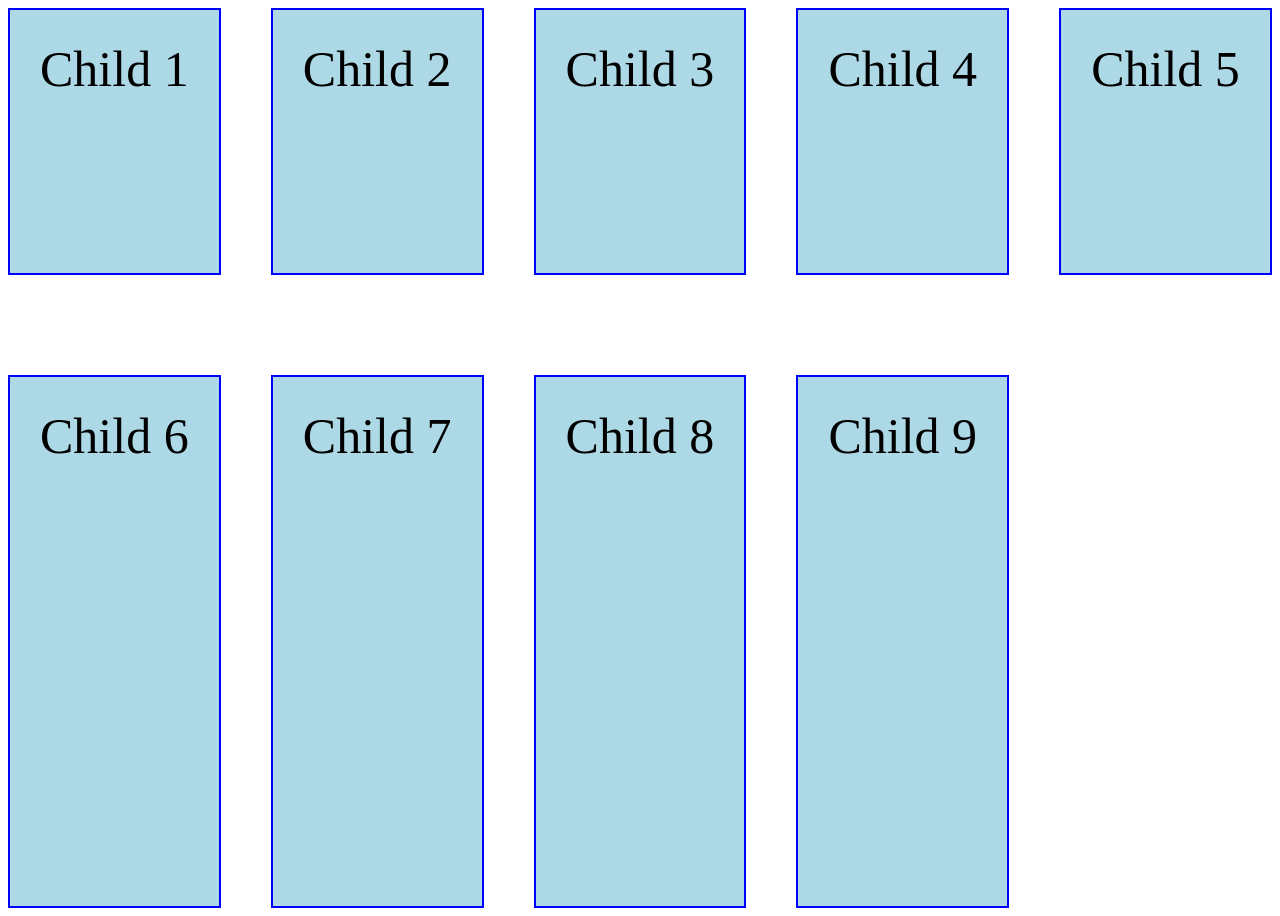
<file: cssgrid.html>
<!DOCTYPE html>
<html lang="en">
<head>
    <meta charset="UTF-8">
    <meta name="viewport" content="width=device-width, initial-scale=1.0">
    <title>Flex Box</title>
    <style>
        .child{
            background-color: lightblue;
            border: 2px solid blue;
            padding: 30px;
            font-size: 50px;
        }
        .parent{
            display:grid;
            /* grid-template-columns: 200px 300px 500px; */
            /* grid-template-columns: 1fr 2fr 1fr; */
            grid-template-columns: repeat(5,1fr);
            grid-template-rows: 1fr 2fr;

            /* gap: 50px; */
            row-gap:100px;
            column-gap: 50px;
            
            height: 100vh;
        }
    </style>
</head>
<body>
    <div class="parent">
        <div class="child">Child 1</div>
        <div class="child">Child 2</div>
        <div class="child">Child 3</div>
        <div class="child">Child 4</div>
        <div class="child">Child 5</div>
        <div class="child">Child 6</div>
        <div class="child">Child 7</div>
        <div class="child">Child 8</div>
        <div class="child">Child 9</div>
    </div>
    <div id="parent"></div>
</body>
</html>
</file>
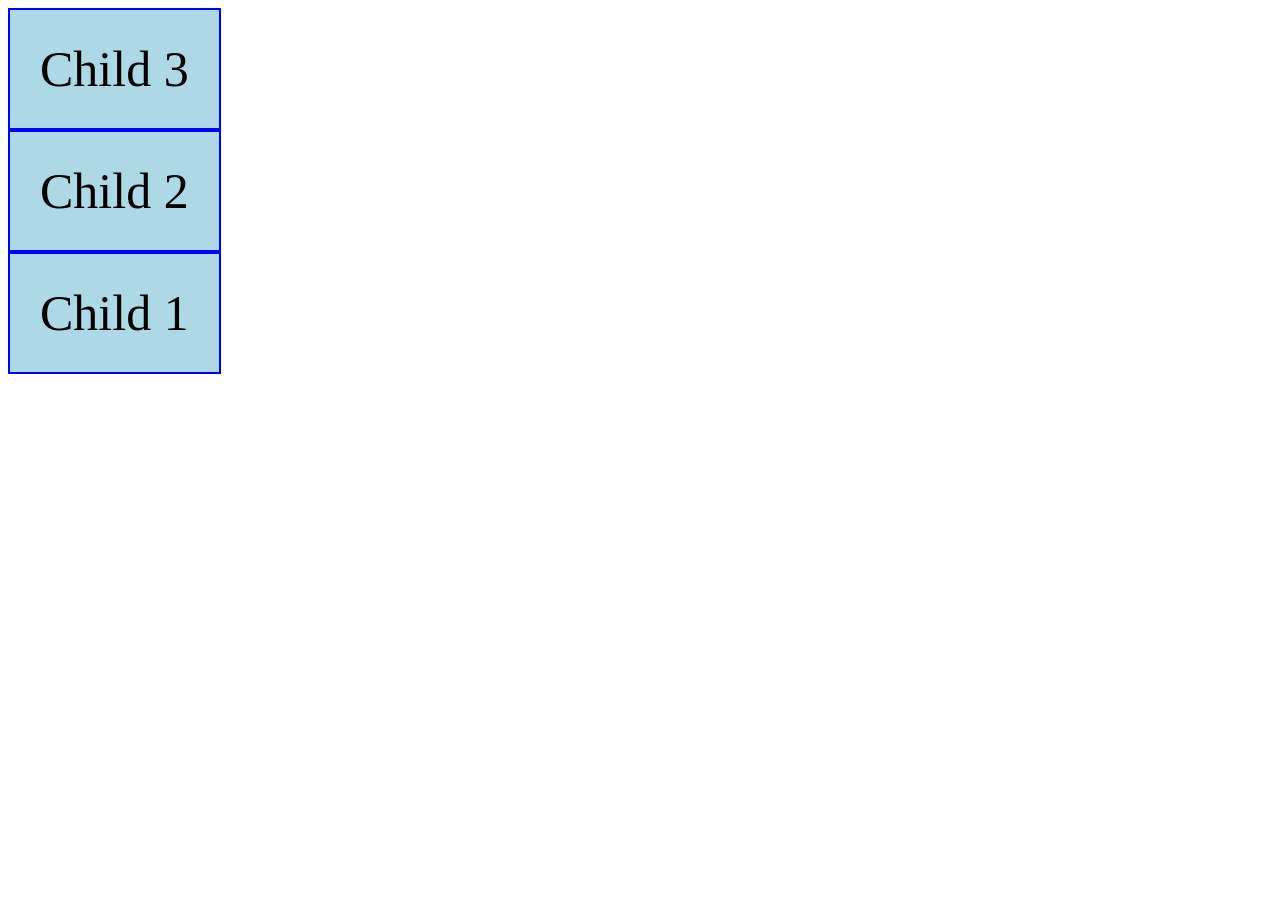
<file: flexbox.html>
<!DOCTYPE html>
<html lang="en">
<head>
    <meta charset="UTF-8">
    <meta name="viewport" content="width=device-width, initial-scale=1.0">
    <title>Flex Box</title>
    <style>
        .child{
            background-color: lightblue;
            border: 2px solid blue;
            padding: 30px;
            font-size: 50px;
        }
        .parent{
            display: flex;
            flex-direction:column-reverse;
            justify-content: flex-end;
            /* justify-content: space-between; */

            align-items: flex-start; /*vertical*/
            height:100vh;
        }
    </style>
</head>
<body>
    <div class="parent">
        <div class="child">Child 1</div>
        <div class="child">Child 2</div>
        <div class="child">Child 3</div>
    </div>
    <div id="parent"></div>
</body>
</html>
</file>
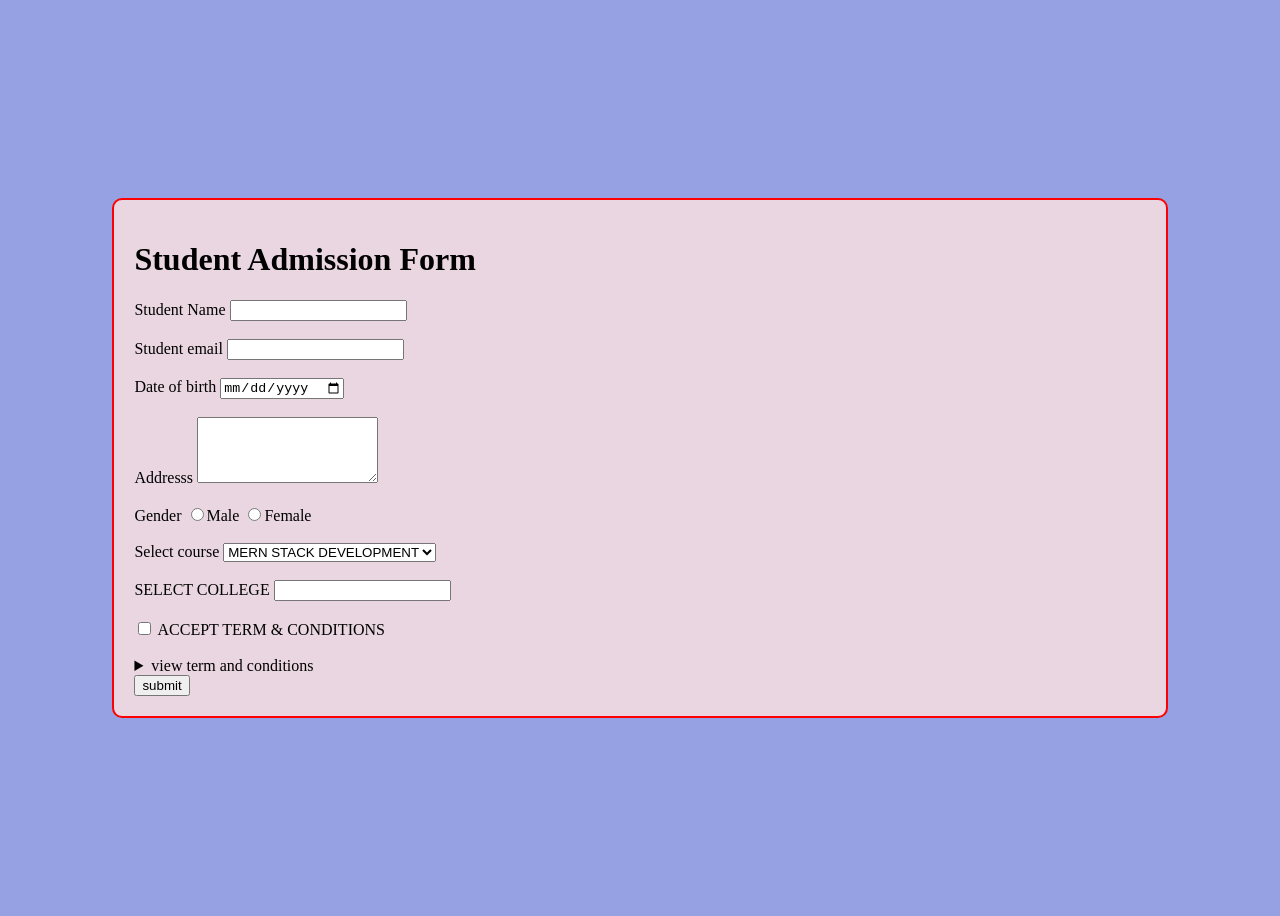
<file: form.html>
<!DOCTYPE html>
<html lang="en">
<head>
    <meta charset="UTF-8">
    <meta name="viewport" content="width=device-width, initial-scale=1.0">
    <title>Admission form</title>
</head>
<style>
    .card{
        border: 2px solid red;
        width: 80%;
        background-color: rgb(233, 214, 224);
        border-radius: 10px;
        padding: 20px;
    }
    body{
        display: flex;
        justify-content: center;
        align-items: center;
        height: 100vh;
        background-color: rgb(149, 161, 226);
    }
    .text{
        color: solid crimson;
        border: 1px;
    }

</style>
<body>
    <div class="card">
    <h1 class="text">Student Admission Form</h1>
    <form action="">
    <label for="">Student Name</label>
    <input type="text" required minlength="4">
    <br>
    <br>
    
    <label for="">Student email</label>
    <input type="email">
    
    
    <br>
    <br>

    <label for="">Date of birth</label>
    <input type="date">
    <br>
    <br>
    <label for="">Addresss</label>
    <textarea cols="20" rows="4"></textarea>
    <br>
    <br>

     <label for="">Gender</label>
    <input type="radio" name="gender">Male
    <input type="radio" name="gender">Female
    
    <br>
    <br>

    <label for="">Select course</label>
    <select>
        <option >MERN STACK DEVELOPMENT</option>
        <option >DATA SCIENCE</option>
        <option >DATA ANALYTICS</option>
        <option >DEVOPS</option>
        <option >UI/UX</option>
    </select>
    
    <br>
    <br>

    <label for="">SELECT COLLEGE</label>
    <input type="text" list="college">
    <datalist id="college">
        <option >srmcem</option>
        <option >bbd</option>
        <option >amity</option>
        <option >bbau</option>


    </datalist>
    <br>
    <br>

    <input type="checkbox" id="terms">
    <label for="terms">ACCEPT TERM & CONDITIONS</label>
    <br><br>
    <details>
        <summary>view term and conditions</summary>
        <p>Lorem ipsum dolor sit amet consectetur, adipisicing elit. Blanditiis, asperiores. Tenetur facilis, est et, asperiores quis voluptatum eveniet itaque pariatur voluptatem delectus culpa sed, dolores perspiciatis dignissimos fuga nihil? Odit?</p>
    </details>
    <button type="Submit">submit</button>
    
    </form>
    </div>

</body>
</html>
</file>
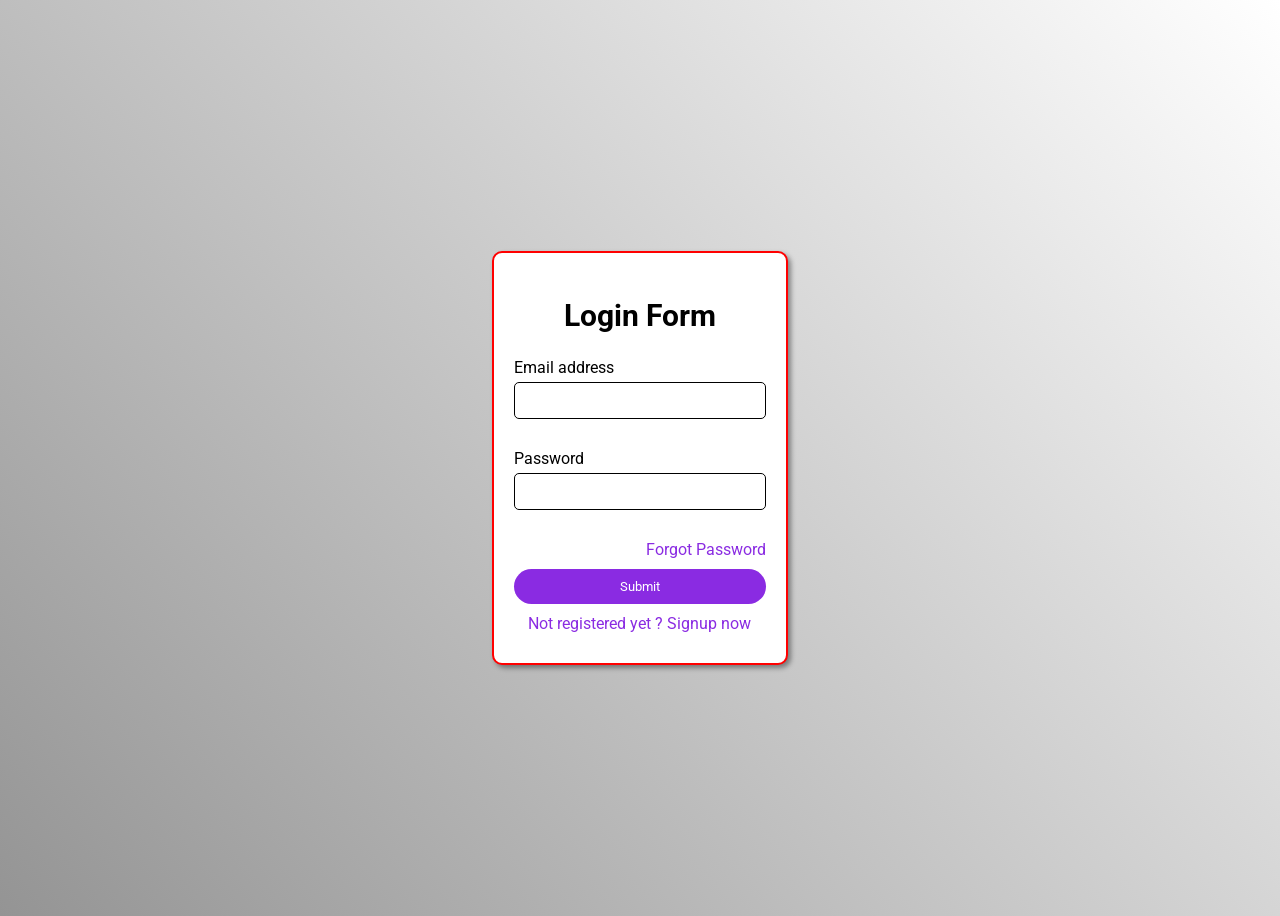
<file: login.html>
<!DOCTYPE html>
<html lang="en">
<head>
    <meta charset="UTF-8">
    <meta name="viewport" content="width=device-width, initial-scale=1.0">
    <title>Document</title>

    <link href="https://fonts.googleapis.com/css?family=Roboto:100,200,300,regular,500,600,700,800,900,100italic,200italic,300italic,italic,500italic,600italic,700italic,800italic,900italic" rel="stylesheet" />

    <style>
        *{
            font-family: roboto;
        }
        .card{
            border: 2px solid red;
            width: 20%;
            background-color: white;
            border-radius: 10px;
            padding: 20px;
            /* x-offset y-offset blur size color */
            box-shadow: 3px 3px 5px 0px rgba(0, 0, 0, 0.397);

        }

        body{
            display: flex;
            /* for horizontal center alignment use justify-content: center; */
            justify-content: center;
            align-items: center;

            height: 100vh;
             
            
            background-image: linear-gradient(48deg, rgba(0, 0, 0, 0.418), white),
             url('https://static.vecteezy.com/system/resources/previews/014/468/621/non_2x/abstract-digital-technology-background-with-concept-security-vector.jpg');
            background-image: cover;



        }
        .form-title{

            text-align:center;
            font-size: 30px;
        }
        .text-input{
            display: block;
            width: 100%;
            padding: 10px 20px ;
            border-radius: 5px;
            box-sizing: border-box;
            margin-bottom: 30px;
            margin-top: 5px;
            border: none;
            border: 1px solid black;


        }
        .btn-submit{
            background-color: blueviolet;
            color: white;
            width: 100%;
            padding: 10px;
            border-radius: 50px;
            border: none;
        }
        .link{
            text-decoration: none;
            color: blueviolet;
            display: block;
            margin: 10px 0;
        }
        .forget-link{
            text-align:right;

        }
        .signup-link{
            text-align: center;
        }
    



    </style>


</head>


<body>

    <div class="card">
        <h2 class="form-title">Login Form</h2>

        <form>
            <label for="">Email address</label>
            <input class="text-input" type="email">

            <label for="">Password</label>
            <input class="text-input" type="password">

            <a href="#" class="link forget-link">Forgot Password</a>

            <button class="btn-submit">Submit</button>
            <a href="#" class="link signup-link">Not registered yet ? Signup now</a>
        </form>
    </div>


</body>
</html>
</file>
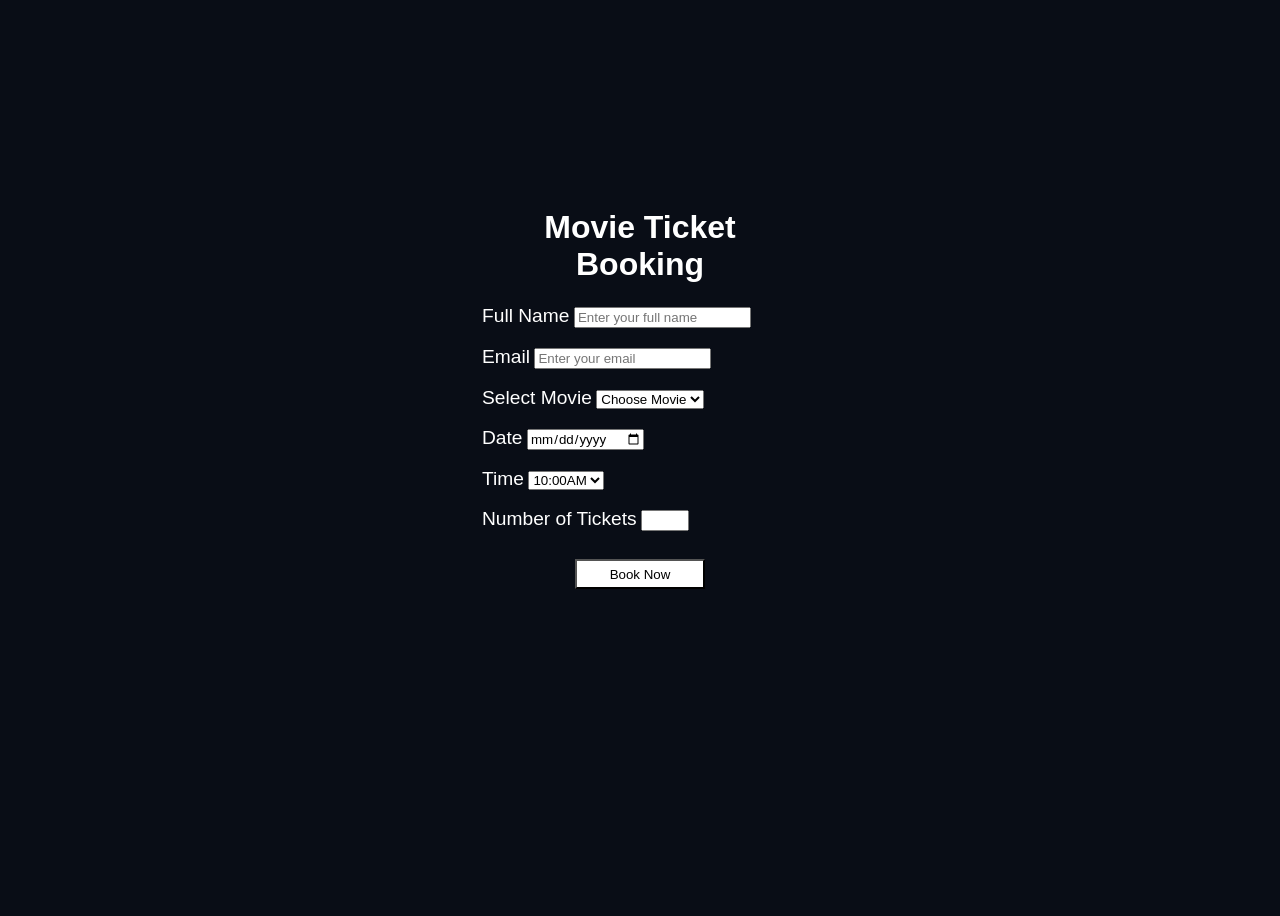
<file: movieticket.html>
<!DOCTYPE html>
<html lang="en">

<head>
    <meta charset="UTF-8">
    <meta name="viewport" content="width=device-width, initial-scale=1.0">
    <title>Movie Ticket Booking Form</title>
    <style>
        body {
            display: flex;
            
            justify-content: center;
            align-items: center;
            height: 100vh;
            background-color: #3b63e6;
            background-image: url("https://img.magnific.com/free-vector/movie-film-strip-blue-background_1017-33458.jpg");
            
            background-size: cover;
        }
        label{
            
            font-size: larger;
        }

        h1{
            text-align: center;
        
        }

        .card{
            
            width: 25%;
            height: 60%;
            border-radius: 20px;
            padding: 20px;

        }
        button{
            display: block;
            height: 30px;
            width: 130px;
            margin: 10px auto;
            background-color: white;
            color: black;
        }
        
        :root {
            --primary: #38bdf8;    /* Frozen Sky Blue */
            --secondary: #818cf8;  /* Royal Periwinkle */
            --accent: #f43f5e;     /* Crimson Rose Accent */
            --dark-bg: #090d16;    /* Deep Obsidian Dusk */
            --card-bg: rgba(15, 23, 42, 0.5);
        }

        * { font-family: 'Inter', sans-serif; }
        body {
            background-color: var(--dark-bg);
            color: #f8fafc;
            overflow-x: hidden;
        }

        h1, h2, h3, h4, .font-heading {
            font-family: 'Outfit', sans-serif;
        }
        .font-playfair { font-family: 'Playfair Display', serif; }

        /* Cyber Ambient Backdrop */
        .ambient-mesh {
            position: fixed;
            top: 0;
            left: 0;
            width: 100vw;
            height: 100vh;
            z-index: -1;
            background: 
                radial-gradient(at 0% 0%, rgba(56, 189, 248, 0.15) 0px, transparent 50%),
                radial-gradient(at 100% 0%, rgba(129, 140, 248, 0.12) 0px, transparent 50%),
                radial-gradient(at 50% 100%, rgba(244, 63, 94, 0.05) 0px, transparent 50%);
            filter: blur(40px);
        }

        /* Glassmorphism Panel Definitions */
        .glass-panel {
            background: rgba(15, 23, 42, 0.4);
            backdrop-filter: blur(16px);
            -webkit-backdrop-filter: blur(16px);
            border: 1px solid rgba(255, 255, 255, 0.04);
        }

        .glass-card {
            background: linear-gradient(180deg, rgba(30, 41, 59, 0.4) 0%, rgba(9, 13, 22, 0.7) 100%);
            backdrop-filter: blur(12px);
            border: 1px solid rgba(255, 255, 255, 0.05);
            transition: all 0.4s cubic-bezier(0.175, 0.885, 0.32, 1.275);
        }

        .glass-card:hover {
            transform: translateY(-6px);
            border-color: rgba(56, 189, 248, 0.3);
            box-shadow: 0 20px 40px -15px rgba(56, 189, 248, 0.15);
        }

        .streak-cell {
            aspect-ratio: 1;
            border-radius: 2px;
            transition: all 0.2s ease;
        }
        .streak-cell:hover {
            transform: scale(1.3);
            z-index: 10;
        }

        .animate-float { animation: float 6s ease-in-out infinite; }
        @keyframes float {
            0%, 100% { transform: translateY(0); }
            50% { transform: translateY(-12px); }
        }

        /* Premium Animation Timelines for Hero Reveal Layer */
        @keyframes heroReveal { 
            0% { opacity: 0; transform: translateY(28px); filter: blur(12px); } 
            100% { opacity: 1; transform: translateY(0); filter: blur(0); } 
        }
        @keyframes heroFadeUp { 
            0% { opacity: 0; transform: translateY(20px); } 
            100% { opacity: 1; transform: translateY(0); } 
        }
        @keyframes heroZoom { 
            0% { transform: scale(1.12); } 
            100% { transform: scale(1); } 
        }

        .hero-anim { opacity: 0; animation-fill-mode: forwards; animation-timing-function: cubic-bezier(0.16, 1, 0.3, 1); }
        .hero-reveal { animation-name: heroReveal; animation-duration: 1.1s; }
        .hero-fade { animation-name: heroFadeUp; animation-duration: 1s; }
        .hero-zoom { animation: heroZoom 1.8s cubic-bezier(0.16, 1, 0.3, 1) forwards; }

        /* Custom Scrollbar styling */
        ::-webkit-scrollbar { width: 6px; }
        ::-webkit-scrollbar-track { background: var(--dark-bg); }
        ::-webkit-scrollbar-thumb { background: #1e293b; border-radius: 10px; }
        ::-webkit-scrollbar-thumb:hover { background: #334155; }

    </style>

</head>

<body> 
    <div id="baseImageLayer" class="absolute inset-0 bg-center bg-cover bg-no-repeat z-10 hero-zoom"></div>

        <div id="revealImageLayer" class="absolute inset-0 bg-center bg-cover bg-no-repeat z-30 pointer-events-none"></div>

        <canvas id="maskBufferCanvas" style="display: none;" class="absolute inset-0 pointer-events-none"></canvas>

 
    
    <div class="form-box"></div>
    
    <div class="card">
        <h1 style="color: white;">Movie Ticket Booking</h1>
        <form action="">
            <div>
                <label for="" style="color: white;"">Full Name</label>
                <input type="text" placeholder="Enter your full name" required>
            </div>
            <br>
            <div>
                <label for="" style="color: white;">Email</label>
                <input type="email" placeholder="Enter your email" required>
            </div>
            <br>
            <div>
                <label for="" style="color: white;">Select Movie</label>
                <select required>
                    <option>Choose Movie</option>
                    <option>DHOOM</option>
                    <option>PUSHPA</option>
                    <option>RAONE</option>
                    <option>KRISH</option>
                </select>
            </div>
            <br>
            <div>
                <label for="" style="color: white;">Date</label>
                <input type="date">
            </div>
            <br>
            <div>
                <label for="" style="color: white;">Time</label>
                <select required>
                    <option>10:00AM</option>
                    <option>01:00PM</option>
                    <option>02:35PM</option>
                    <option>05:25PM</option>
                    <option>08:00PM</option>
                    <option>10:45PM</option>
                </select>
            </div>
            <br>
            <div>
                <label for="" style="color: white;">Number of Tickets</label>
                <input type="number" min="1" max="10">
            </div>

            <br>
            <button type="submit">Book Now</button>
        </form>
    </div>

</body>

</html>
</file>
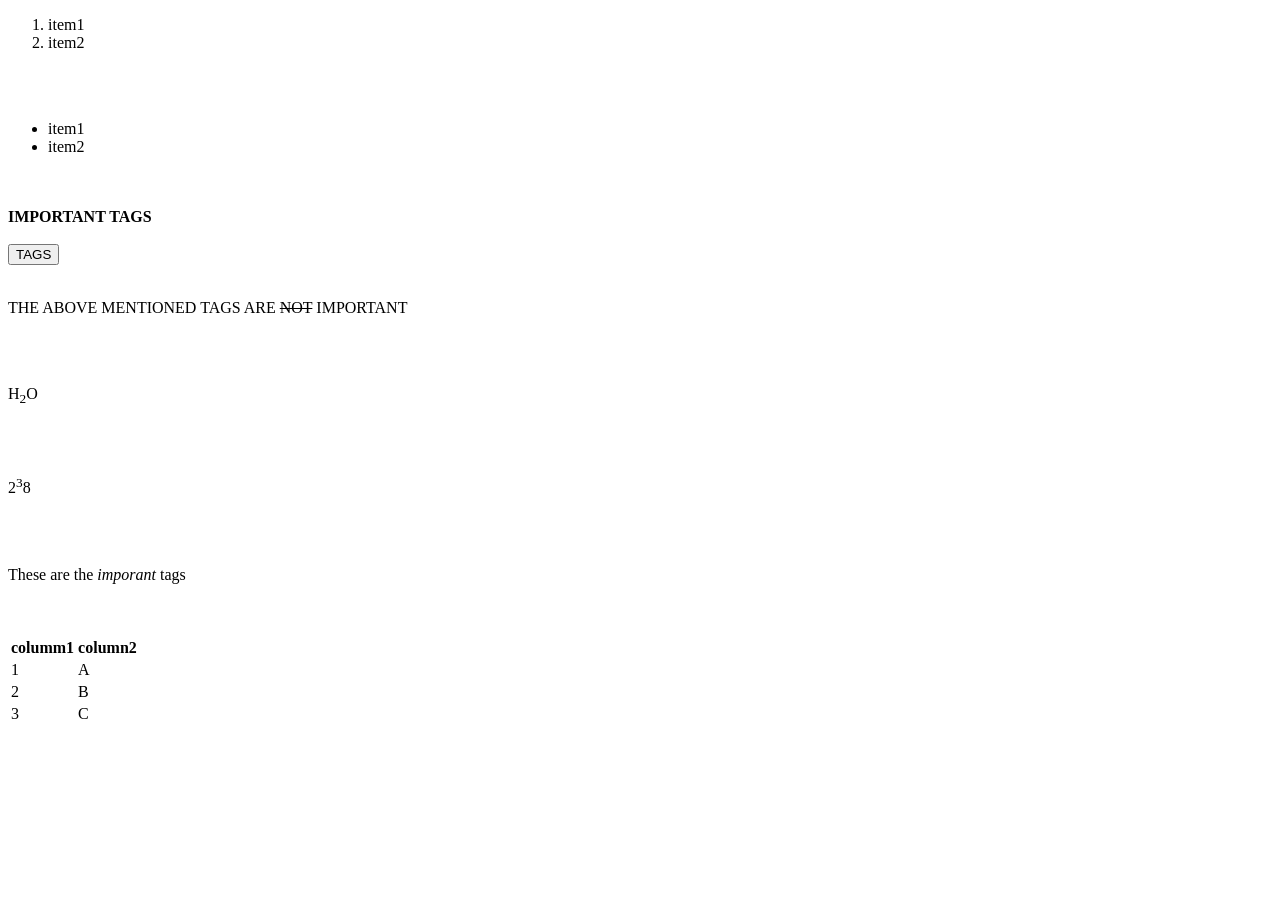
<file: tags.html>
<!DOCTYPE html>
<html lang="en">
<head>
    <meta charset="UTF-8">
    <meta name="viewport" content="width=device-width, initial-scale=1.0">
    <title>TAGS</title>
</head>
<body>
    <ol>
        <li>item1</li>
        <li>item2</li>
    </ol>
    <br><br>

    <ul>
        <li>item1</li>
        <li>item2</li>
    </ul>
    <br><br>
    <b>IMPORTANT TAGS</b>
    <br><br>
    <button>TAGS</button>
    <br><br>
    <p>THE ABOVE MENTIONED TAGS ARE <del>NOT</del> IMPORTANT</p>
    <br><br>
    <p>H<sub>2</sub>O</p>
    <br><br>
    <p>2<sup>3</sup>8</p>
    <br><br>
    <p>These are the <em>imporant</em> tags</p>
    <br><br>
    <table>
        <thead>
            <tr>
                <th>columm1</th>
                <th>column2</th>
            </tr>
        </thead>
        <tbody>
            <tr>
                <td>1</td>
                <td>A</td>
            </tr>
            <tr>
                <td>2</td>
                <td>B</td>
            </tr>
            <tr>
                <td>3</td>
                <td>C</td>
            </tr>
        </tbody>
    </table>
</body>
</html>
</file>
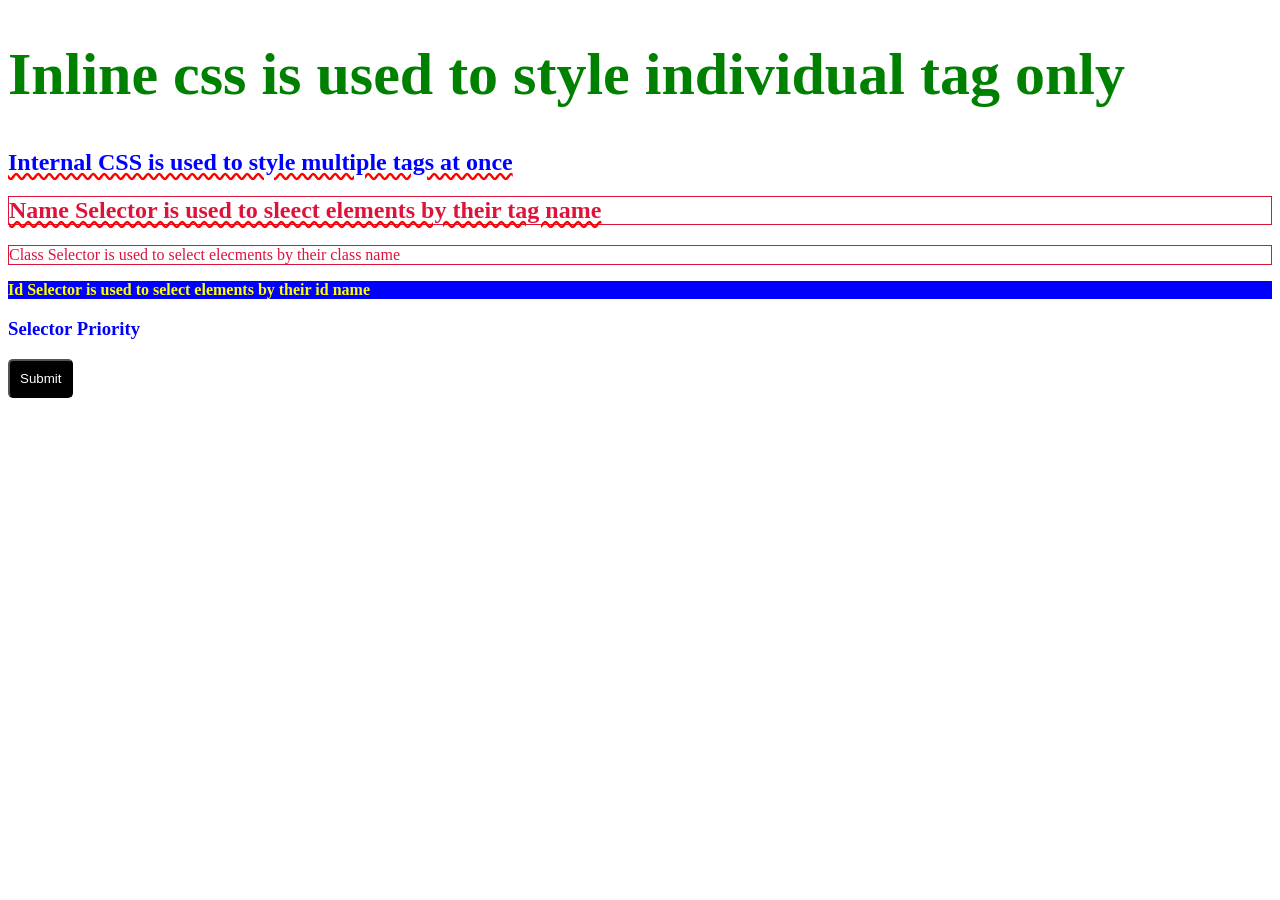
<file: usingcss.html>
<!DOCTYPE html>
<html lang="en">
<head>
    <meta charset="UTF-8">
    <meta name="viewport" content="width=device-width, initial-scale=1.0">
    <title>Document</title>
    <link rel="stylesheet" href="style.css">
    <style>
        h2{
            color: blue;
            text-decoration: underline wavy red;
        }

        .text{
            color: crimson;
            border: 1px solid crimson;
        }

        #mytext{
            background-color: blue;
            color: yellow;
            font-weight: bold;
        }

        h3{
            color: blue !important;
        }

        .myclass{
            color: brown;
        }

        #myid{
            color: blueviolet;
        }

    </style>
</head>
<body>
    <h1 style="color: green; font-size: 60px;">Inline css is used to style individual tag only</h1>
    <h2>Internal CSS is used to style multiple tags at once</h2>
    <h2 class="text">Name Selector is used to sleect elements by their tag name</h2>
    <p class="text">Class Selector is used to select elecments by their class name</p>
    <p id="mytext">Id Selector is used to select elements by their id name</p>

    <h3 class="myclass" id="myid" style="color: cyan;">Selector Priority</h3>
    <button class="btn">Submit</button>

</body>
</html>
</file>
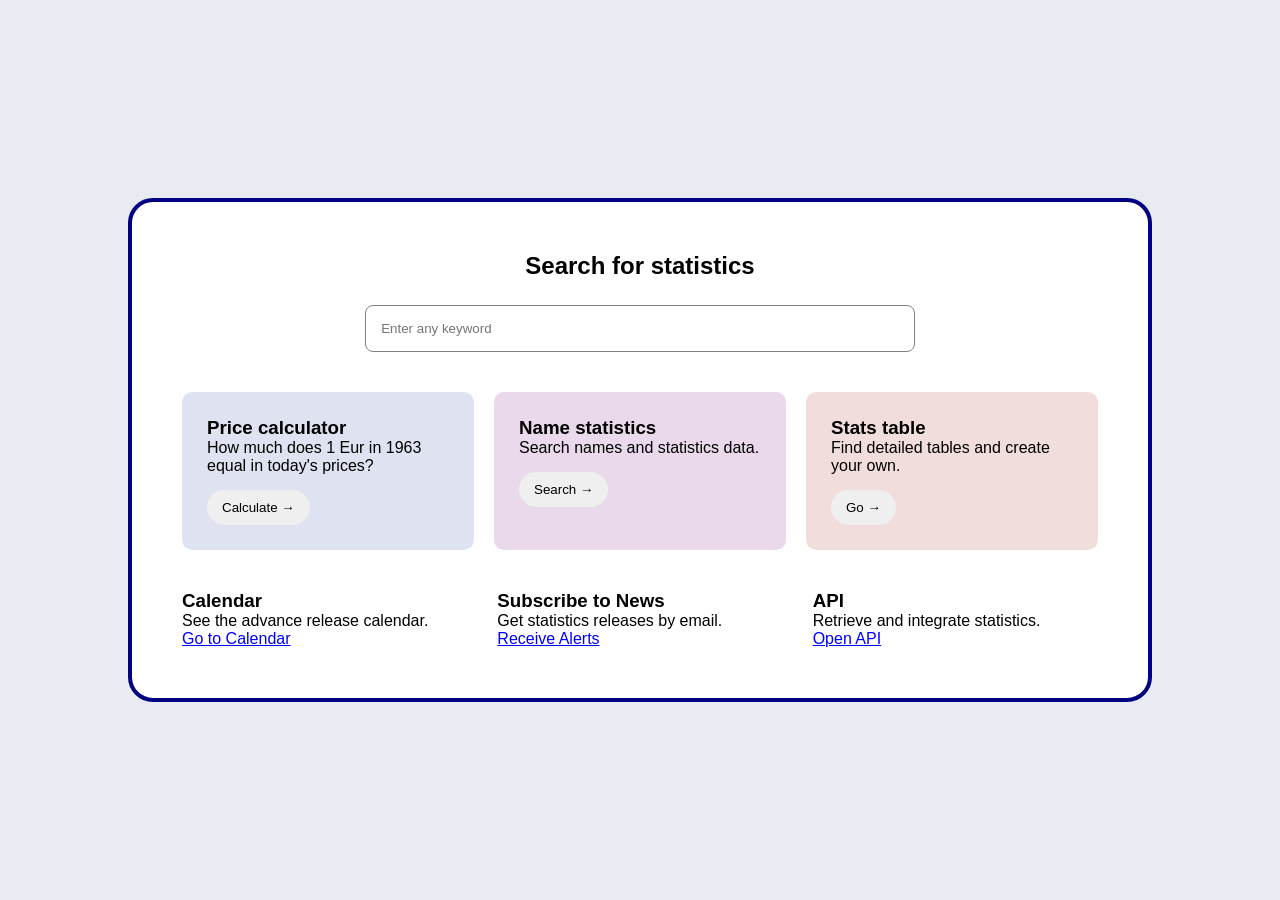
<file: usingcssgrid.html>
<!DOCTYPE html>
<html lang="en">
<head>
<meta charset="UTF-8">
<meta name="viewport" content="width=device-width, initial-scale=1.0">
<title>Grid Template</title>

<style>
*{
    margin:0;
    padding:0;
    box-sizing:border-box;
    font-family:Arial, sans-serif;
}

body{
    background:#e8ebf2;
    display:flex;
    justify-content:center;
    align-items:center;
    min-height:100vh;
}

.container{
    width:80%;
    background:white;
    padding:50px;
    border:4px solid navy;
    border-radius:25px;
}

h2{
    text-align:center;
    margin-bottom:25px;
}

.search{
    width:60%;
    margin:0 auto 40px;
}

.search input{
    width:100%;
    padding:15px;
    border:1px solid gray;
    border-radius:8px;
}

/* GRID */
.cards{
    display:grid;
    grid-template-columns:repeat(3,1fr);
    gap:20px;
    margin-bottom:40px;
}

.card{
    padding:25px;
    border-radius:10px;
}

.card1{
    background:#dfe2f0;
}

.card2{
    background:#ead8eb;
}

.card3{
    background:#f2dddd;
}

button{
    padding:10px 15px;
    border:none;
    border-radius:20px;
    margin-top:15px;
    cursor:pointer;
}

/* Bottom Section Grid */
.bottom{
    display:grid;
    grid-template-columns:repeat(3,1fr);
    gap:30px;
}

a{
    color:blue;
}
</style>
</head>
<body>

<div class="container">

    <h2>Search for statistics</h2>

    <div class="search">
        <input type="text" placeholder="Enter any keyword">
    </div>

    <div class="cards">
        <div class="card card1">
            <h3>Price calculator</h3>
            <p>How much does 1 Eur in 1963 equal in today's prices?</p>
            <button>Calculate →</button>
        </div>

        <div class="card card2">
            <h3>Name statistics</h3>
            <p>Search names and statistics data.</p>
            <button>Search →</button>
        </div>

        <div class="card card3">
            <h3>Stats table</h3>
            <p>Find detailed tables and create your own.</p>
            <button>Go →</button>
        </div>
    </div>

    <div class="bottom">
        <div>
            <h3>Calendar</h3>
            <p>See the advance release calendar.</p>
            <a href="#">Go to Calendar</a>
        </div>

        <div>
            <h3>Subscribe to News</h3>
            <p>Get statistics releases by email.</p>
            <a href="#">Receive Alerts</a>
        </div>

        <div>
            <h3>API</h3>
            <p>Retrieve and integrate statistics.</p>
            <a href="#">Open API</a>
        </div>
    </div>

</div>

</body>
</html>
</file>
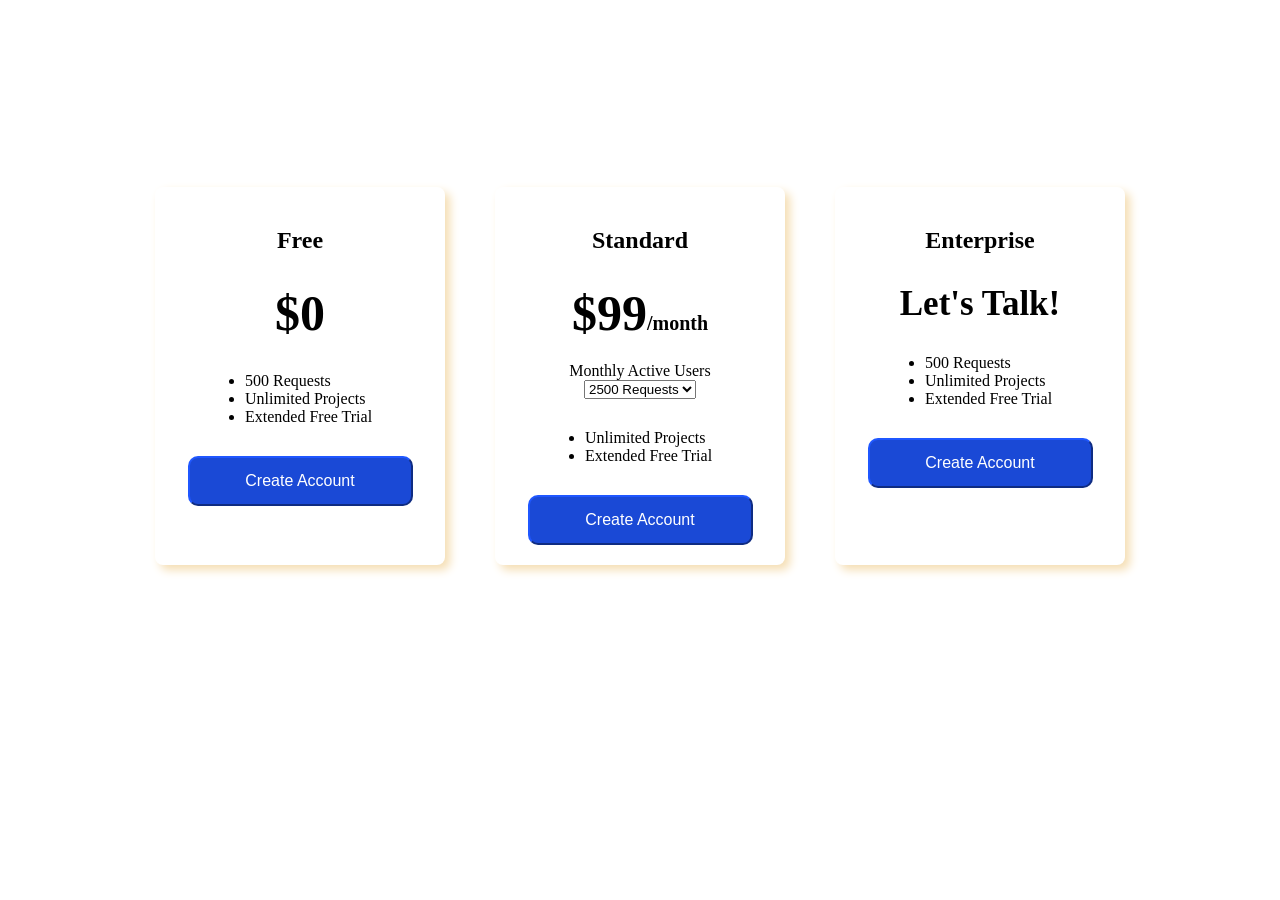
<file: usingflex.html>
<!DOCTYPE html>
<html lang="en">
<head>
<meta charset="UTF-8">
<meta name="viewport" content="width=device-width, initial-scale=1.0">
<title>Pricing Plans</title>

<style>

body{
    background:url("https://static.vecteezy.com/system/resources/previews/014/468/621/non_2x/abstract-digital-technology-background-with-concept-security-vector.jpg");
    background-size:cover;
    
}

.container{
    text-align:center;
    
}

.container h1{
    color:white;
    margin-bottom:25px;
    font-size:40px;
}

.container p{
    color:white;
    margin-bottom:70px;
}

.programs{
    display:flex;
    justify-content:center;
    gap:50px;
}

.plan{
    width:250px;
    background-color: white;
    border-radius:8px;
    border: px solid black;
    padding:20px;
    box-shadow: 5px 5px 10px wheat ;
    box-shadow: 5px 5px 10px wheat ;  
    
    transition:0.3s;
}

.plan h2{
    margin-bottom:30px;
}

.price{
    font-size:50px;
    font-weight:bold;
    
    margin-bottom:20px;
}

.plan ul{
    
    text-align:left;
    margin:30px;
}

.btn-submit{
    width:90%;
    padding:14px;
    border-color: #1a49d6;
    border-radius:10px;
    background:#1a49d6;
    color:white;
    font-size:16px;    
}
</style>
</head>

<body>

<div class="container">

    <h1>Choose Your Plan</h1>

    <p>
        Be the first to know when boardme launches.
        Early access users will receive an extended free trial.
    </p>

    <div class="programs">

        <div class="plan">
            <h2>Free</h2>
            <div class="price">$0</div>

            <ul>
                <li>500 Requests</li>
                <li>Unlimited Projects</li>
                <li>Extended Free Trial</li>
            </ul>

            <button class="btn-submit">Create Account</button>
        </div>

        <div class="plan">
            <h2>Standard</h2>
            <div class="price">$99<span style="font-size:20px;">/month</span></div>

            <label>Monthly Active Users</label>

            <select>
                <option>2500 Requests</option>
                <option>3000 Requests</option>
                <option>4000 Requests</option>
            </select>

            <ul>
                <li>Unlimited Projects</li>
                <li>Extended Free Trial</li>
            </ul>

            <button class="btn-submit">Create Account</button>
        </div>

        <div class="plan">
            <h2>Enterprise</h2>
            <div class="price" style="font-size:35px;">Let's Talk!</div>

            <ul>
                <li>500 Requests</li>
                <li>Unlimited Projects</li>
                <li>Extended Free Trial</li>
            </ul>

            <button class="btn-submit">Create Account</button>
        </div>

    </div>
</div>

</body>
</html>
</file>
<file: style.css>
.btn{
    background-color: black;
    color: white;
    padding: 10px;
    border-radius: 5px;
}
</file>
